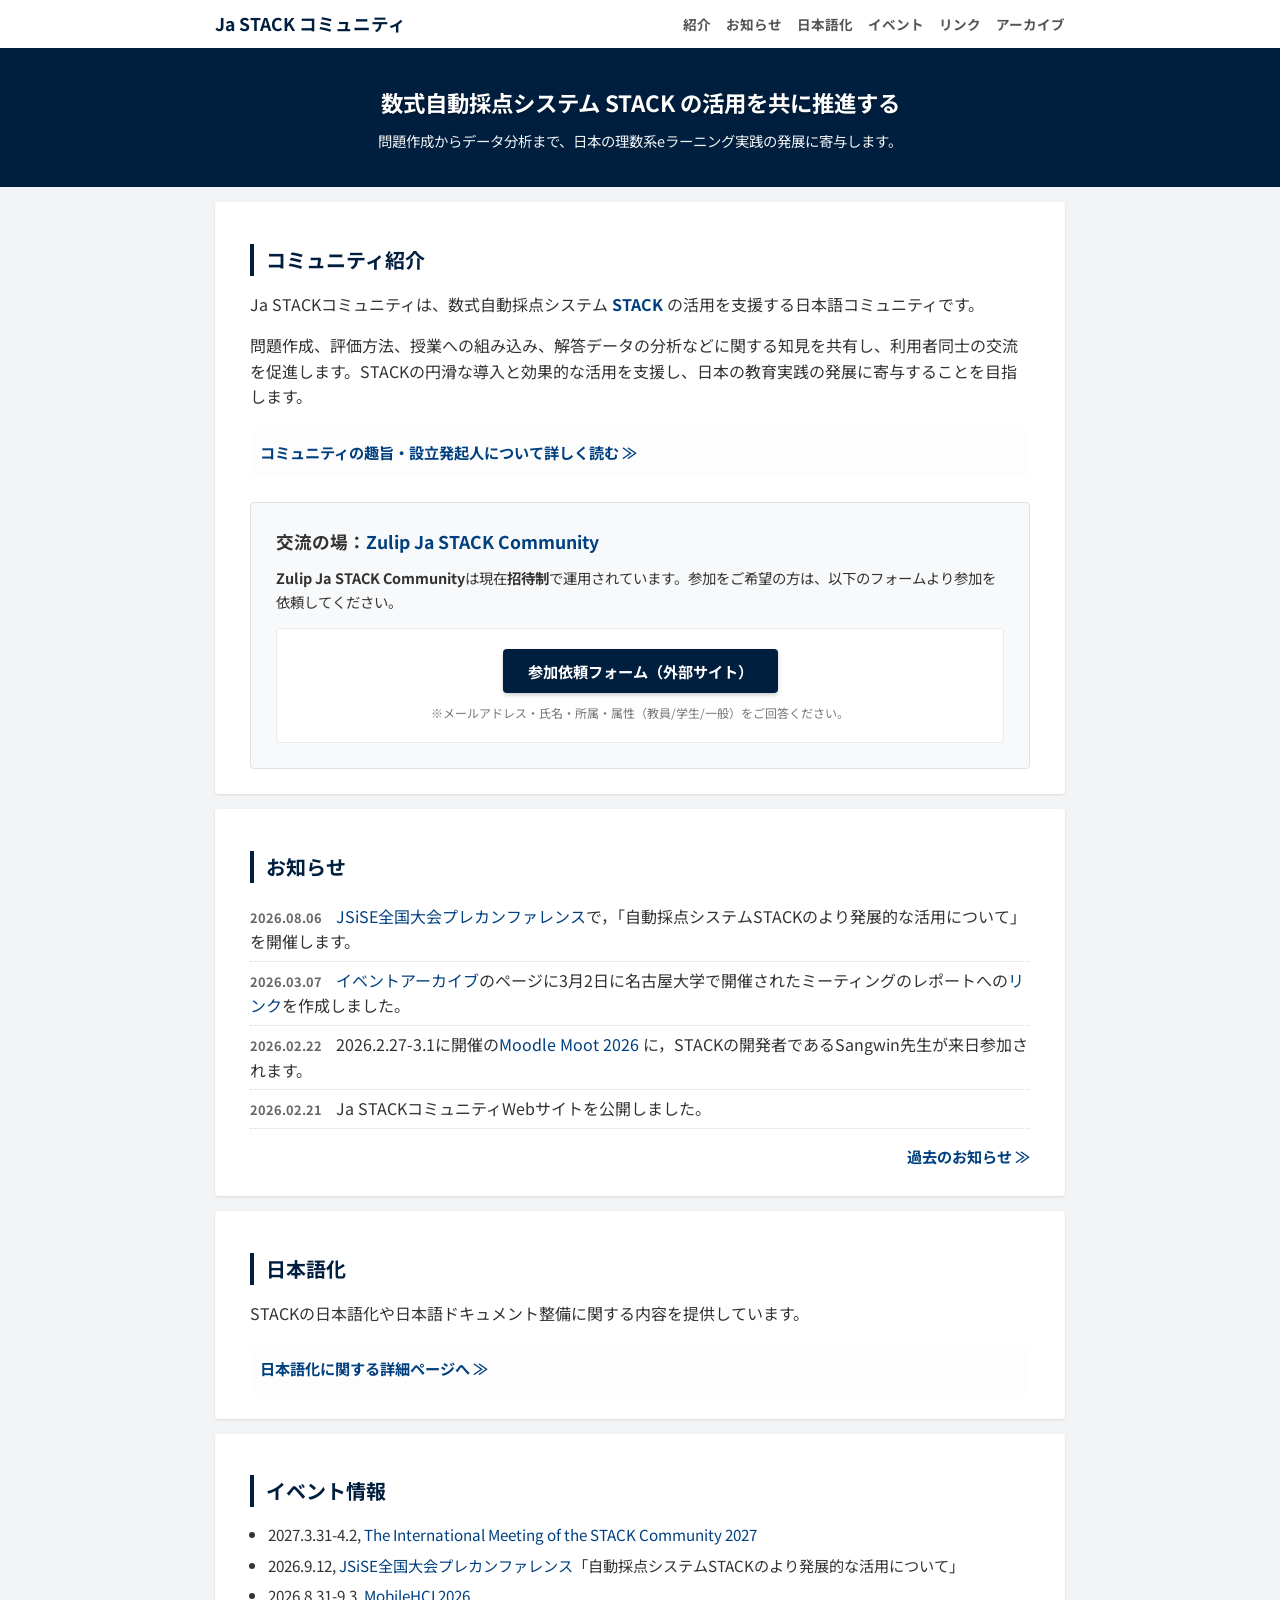
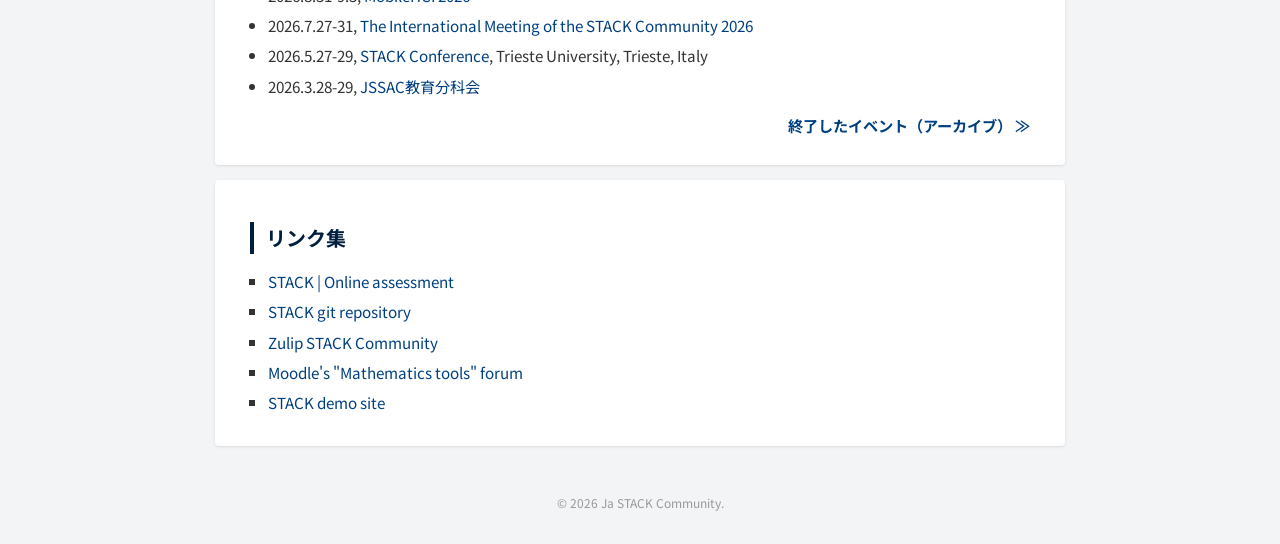
<file: index.html>
<!DOCTYPE html>
<html lang="ja">
<head>
    <meta charset="UTF-8">
    <meta name="viewport" content="width=device-width, initial-scale=1.0">
    <title>Ja STACK コミュニティ | STACK活用支援</title>
    <link rel="stylesheet" href="style.css">
    <link rel="preconnect" href="https://fonts.googleapis.com">
    <link rel="preconnect" href="https://fonts.gstatic.com" crossorigin>
    <link href="https://fonts.googleapis.com/css2?family=Noto+Sans+JP:wght@400;700&display=swap" rel="stylesheet">
</head>
<body>

    <header>
        <div class="container">
            <h1><a href="#">Ja STACK コミュニティ</a></h1>
            <nav>
                <ul>
                    <li><a href="#about">紹介</a></li>
                    <li><a href="#news">お知らせ</a></li>
                    <li><a href="#japanese">日本語化</a></li> <li><a href="#events">イベント</a></li>
                    <li><a href="#links">リンク</a></li>
                    <li><a href="events_archive.html">アーカイブ</a></li>
                </ul>
            </nav>
        </div>
    </header>

    <section class="hero">
        <div class="container">
            <h2 class="hero-title">数式自動採点システム STACK の活用を共に推進する</h2>
            <p class="hero-text">問題作成からデータ分析まで、日本の理数系eラーニング実践の発展に寄与します。</p>
        </div>
    </section>

    <main class="container">
        
        <section id="about" class="content-section">
            <h2>コミュニティ紹介</h2>
            <div class="about-summary">
                <p>Ja STACKコミュニティは、数式自動採点システム <strong><a href="https://stack-assessment.org/" target="_blank">STACK</a></strong> の活用を支援する日本語コミュニティです。</p>
                <p>問題作成、評価方法、授業への組み込み、解答データの分析などに関する知見を共有し、利用者同士の交流を促進します。STACKの円滑な導入と効果的な活用を支援し、日本の教育実践の発展に寄与することを目指します。</p>
        
                <div class="concept-link-area">
                    <a href="concept.html" class="more-link">コミュニティの趣旨・設立発起人について詳しく読む ≫</a>
                </div>
            </div>
    
            <div class="platform-box">
                <h3>交流の場：<a href="https://ja-stack-assessment.zulipchat.com/login/" target="_blank">Zulip Ja STACK Community</a></h3>
                    <div class="join-info">
                        <p><strong>Zulip Ja STACK Community</strong>は現在<strong>招待制</strong>で運用されています。参加をご希望の方は、以下のフォームより参加を依頼してください。</p>
                        <div class="form-link-area">
                            <a href="https://forms.gle/62MUxvwn8ZezqgQv7" class="form-btn" target="_blank">参加依頼フォーム（外部サイト）</a>
                            <p class="form-details">※メールアドレス・氏名・所属・属性（教員/学生/一般）をご回答ください。</p>
                        </div>
                    </div>
            </div>
        </section>

        <!--
        <section id="news" class="content-section">
            <h2>お知らせ</h2>
            <ul class="list-unstyled">
                <li><span class="date">2026.02.10</span> <strong>当サイトは現在プレオープン期間中です。正式公開をお待ちください。</strong></li>
                <li><span class="date">2026.02.10</span> <a href="#">お知らせ1</a></li>
            </ul>
        </section>
        -->
        <section id="news" class="content-section">
            <h2>お知らせ</h2>
            <ul class="list-unstyled">
                <li><span class="date">2026.08.06</span> <a href="https://taikai2026.jsise.org/programme/%E3%83%97%E3%83%AC%E3%82%AB%E3%83%B3%E3%83%95%E3%82%A1%E3%83%AC%E3%83%B3%E3%82%B9" target="_blank">JSiSE全国大会プレカンファレンス</a>で，「自動採点システムSTACKのより発展的な活用について」を開催します。</li>
                <li><span class="date">2026.03.07</span> <a href="https://ja-stack-community.github.io/events_archive.html" target="_blank">イベントアーカイブ</a>のページに3月2日に名古屋大学で開催されたミーティングのレポートへの<a href="https://stack-assessment.org/Events/2026-03-03-Nagoya/" target="_blank">リンク</a>を作成しました。</li>
                <li><span class="date">2026.02.22</span> 2026.2.27-3.1に開催の<a href="https://moodlejapan.org/course/view.php?id=117" target="_blank">Moodle Moot 2026</a>
        に，STACKの開発者であるSangwin先生が来日参加されます。</li>
                <li><span class="date">2026.02.21</span> Ja STACKコミュニティWebサイトを公開しました。</li>
            </ul>

            <div class="archive-link-area">
                <a href="old_news.html" class="more-link">過去のお知らせ ≫</a>
            </div>
        </section>

        <section id="japanese" class="content-section">
            <h2>日本語化</h2>
            <p>STACKの日本語化や日本語ドキュメント整備に関する内容を提供しています。</p>
            <div class="concept-link-area">
                <a href="japanese.html" class="more-link">日本語化に関する詳細ページへ ≫</a>
            </div>
        </section>

        <section id="events" class="content-section">
            <h2>イベント情報</h2>
            <ul class="standard-list">
                <li>2027.3.31-4.2, <a href="https://math.ethz.ch/news-and-events/events/conferences-and-workshops/2027/stack-conference.html" target="_blank">The International Meeting of the STACK Community 2027</a></li>
                <li>2026.9.12, <a href="https://taikai2026.jsise.org/programme/%E3%83%97%E3%83%AC%E3%82%AB%E3%83%B3%E3%83%95%E3%82%A1%E3%83%AC%E3%83%B3%E3%82%B9" target="_blank">JSiSE全国大会プレカンファレンス</a>「自動採点システムSTACKのより発展的な活用について」</li>
                <li>2026.8.31-9.3, <a href="https://mobilehci.acm.org/2026/" target="_blank">MobileHCI 2026</a></li>
                <li>2026.7.27-31, <a href="https://stack-assessment.org/Events/2026-07-27-Conf-2026/" target="_blank">The International Meeting of the STACK Community 2026</a></li>
                <li>2026.5.27-29, <a href="https://sites.google.com/view/stacktrieste2026/home" target="_blank">STACK Conference</a>, Trieste University, Trieste, Italy</li>
                <li>2026.3.28-29, <a href="https://www.jssac.org/Education/Conf/edu202603.html" target="_blank">JSSAC教育分科会</a></li>
            </ul>

            <div class="archive-link-area">
                <a href="events_archive.html" class="more-link">終了したイベント（アーカイブ） ≫</a>
            </div>
        </section>

        <section id="links" class="content-section">
            <h2>リンク集</h2>
            <ul class="link-list">
                <li><a href="https://stack-assessment.org/" target="_blank">STACK | Online assessment</a></li>
                <li><a href="https://github.com/maths/moodle-qtype_stack" target="_blank">STACK git repository</a></li>
                <li><a href="https://stack-assessment.zulipchat.com/" target="_blank">Zulip STACK Community</a></li>
                <li><a href="https://moodle.org/mod/forum/view.php?id=752" target="_blank">Moodle's "Mathematics tools" forum</a></li>
                <li><a href="https://stack-demo.maths.ed.ac.uk/demo/" target="_blank">STACK demo site</a></li>
            </ul>
        </section>

    </main>

    <footer>
        <p>&copy; 2026 Ja STACK Community.</p>
    </footer>

</body>
</html>
</file>
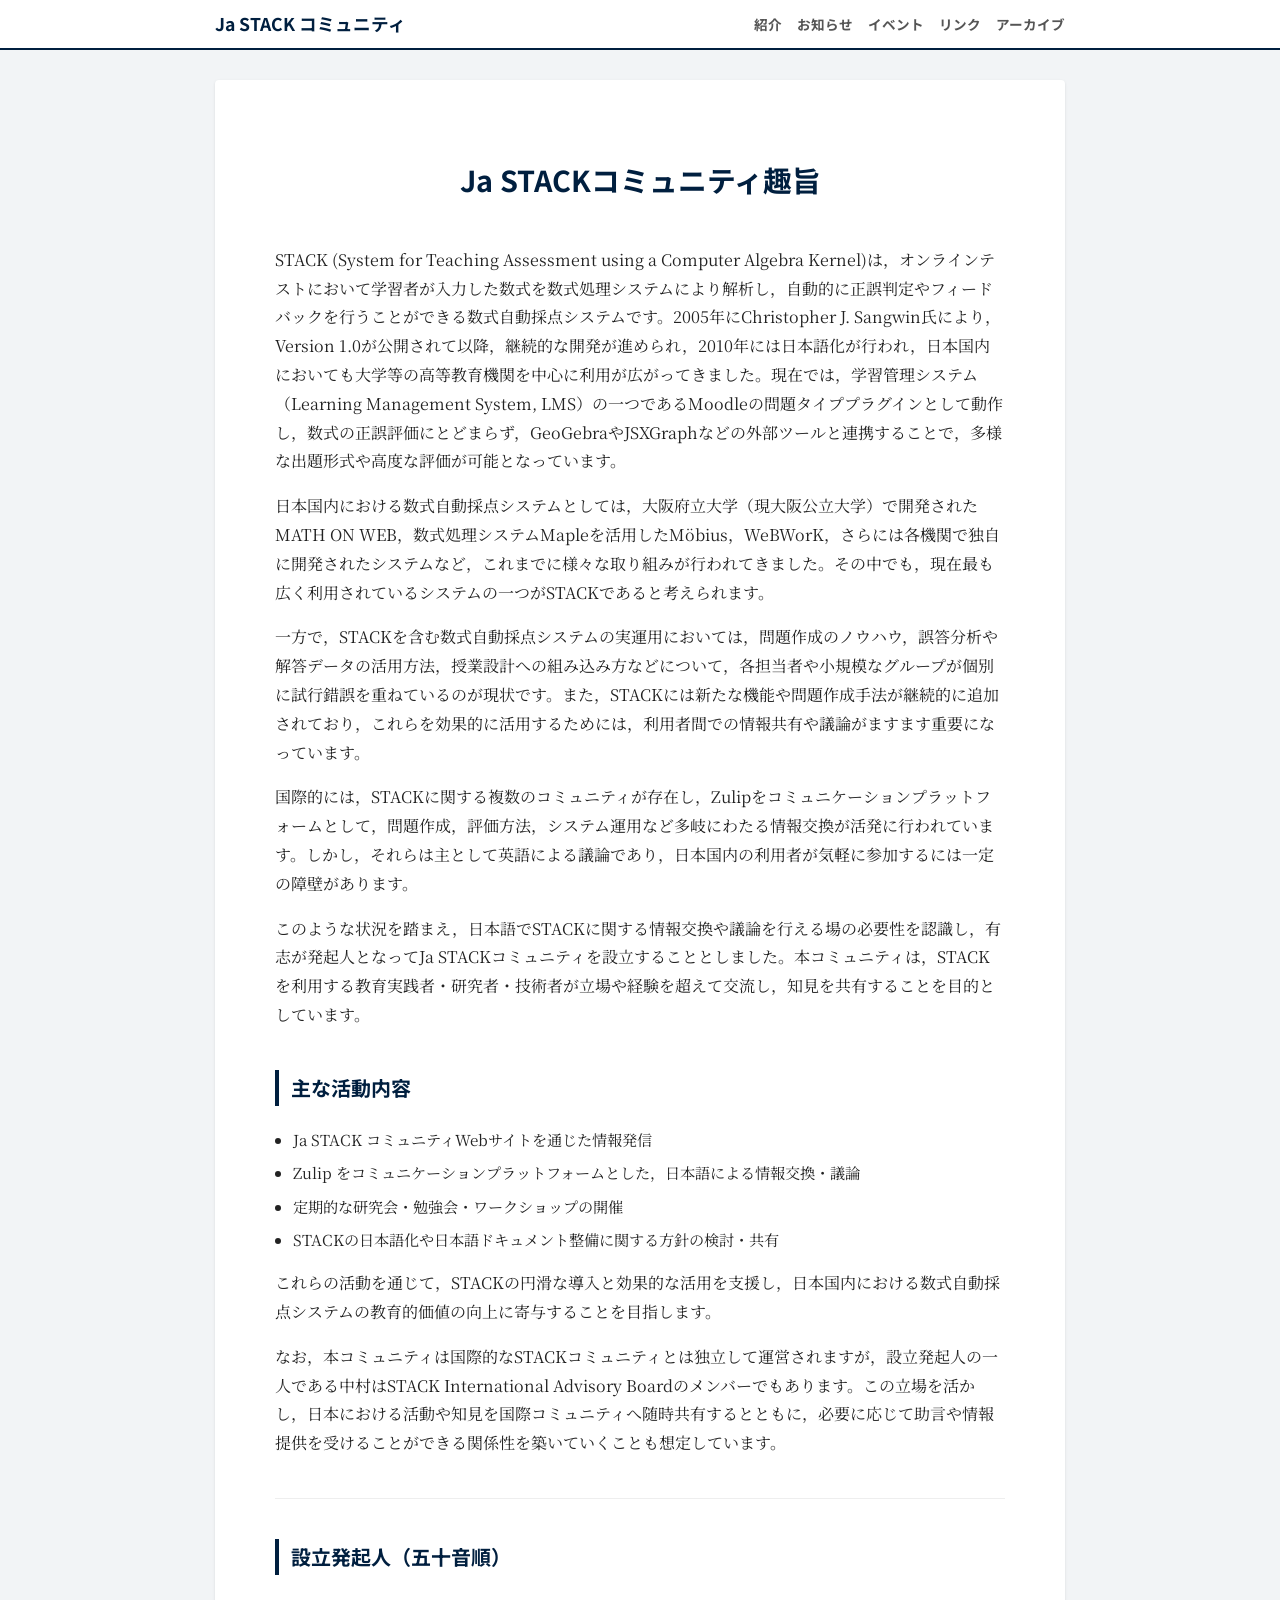
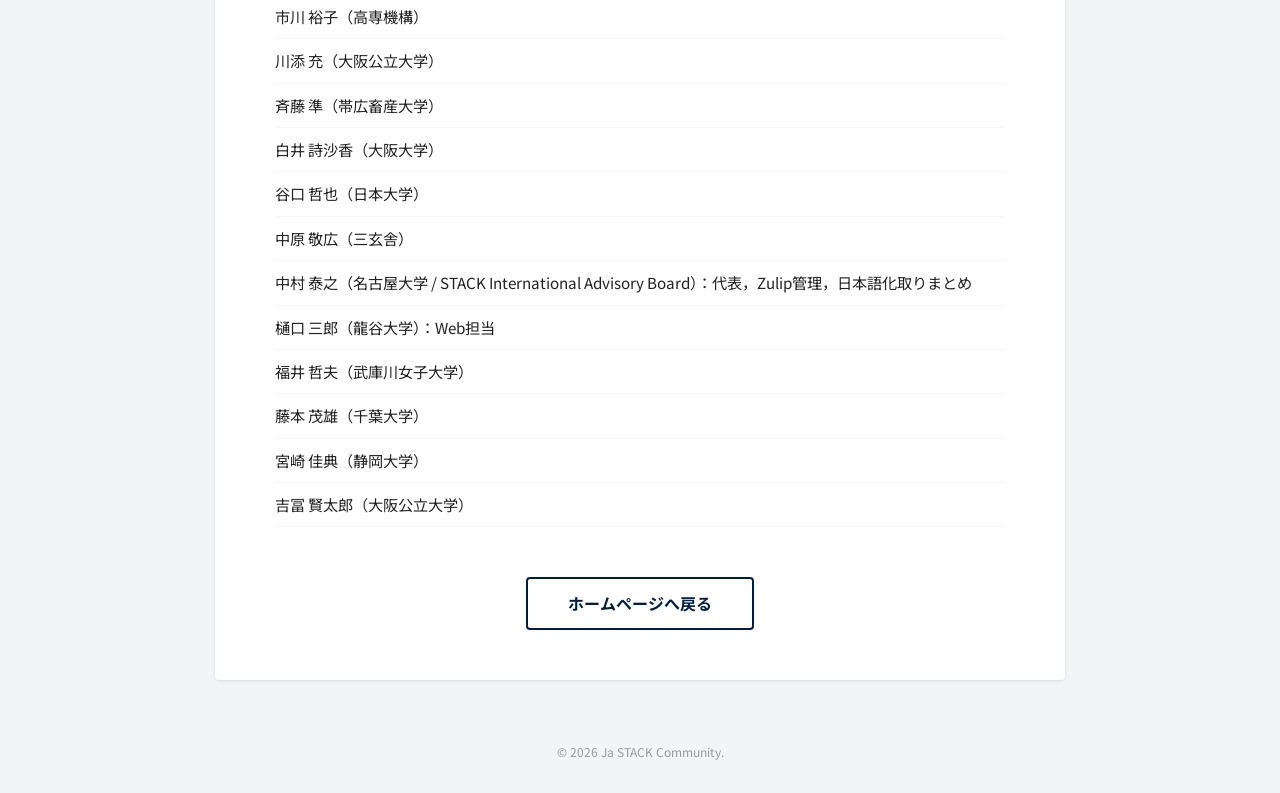
<file: concept.html>
<!DOCTYPE html>
<html lang="ja">
<head>
    <meta charset="UTF-8">
    <meta name="viewport" content="width=device-width, initial-scale=1.0">
    <title>コミュニティの趣旨 | Ja STACK コミュニティ</title>
    <link rel="stylesheet" href="style.css">
    <link rel="preconnect" href="https://fonts.googleapis.com">
    <link rel="preconnect" href="https://fonts.gstatic.com" crossorigin>
    <link href="https://fonts.googleapis.com/css2?family=Noto+Sans+JP:wght@400;700&family=Noto+Serif+JP:wght@400;700&display=swap" rel="stylesheet">
</head>
<body class="sub-page">

    <header>
        <div class="container">
            <h1><a href="index.html">Ja STACK コミュニティ</a></h1>
            <nav>
                <ul>
                    <li><a href="index.html#about">紹介</a></li>
                    <li><a href="index.html#news">お知らせ</a></li>
                    <li><a href="index.html#events">イベント</a></li>
                    <li><a href="index.html#links">リンク</a></li>
                    <li><a href="events_archive.html">アーカイブ</a></li>
                </ul>
            </nav>
        </div>
    </header>

    <main class="container">
        <article class="concept-article">
            <h2 class="concept-title">Ja STACKコミュニティ趣旨</h2>
            
            <p>STACK (System for Teaching Assessment using a Computer Algebra Kernel)は，オンラインテストにおいて学習者が入力した数式を数式処理システムにより解析し，自動的に正誤判定やフィードバックを行うことができる数式自動採点システムです。2005年にChristopher J. Sangwin氏により，Version 1.0が公開されて以降，継続的な開発が進められ，2010年には日本語化が行われ，日本国内においても大学等の高等教育機関を中心に利用が広がってきました。現在では，学習管理システム（Learning Management System, LMS）の一つであるMoodleの問題タイププラグインとして動作し，数式の正誤評価にとどまらず，GeoGebraやJSXGraphなどの外部ツールと連携することで，多様な出題形式や高度な評価が可能となっています。</p>

            <p>日本国内における数式自動採点システムとしては，大阪府立大学（現大阪公立大学）で開発されたMATH ON WEB，数式処理システムMapleを活用したMöbius，WeBWorK，さらには各機関で独自に開発されたシステムなど，これまでに様々な取り組みが行われてきました。その中でも，現在最も広く利用されているシステムの一つがSTACKであると考えられます。</p>

            <p>一方で，STACKを含む数式自動採点システムの実運用においては，問題作成のノウハウ，誤答分析や解答データの活用方法，授業設計への組み込み方などについて，各担当者や小規模なグループが個別に試行錯誤を重ねているのが現状です。また，STACKには新たな機能や問題作成手法が継続的に追加されており，これらを効果的に活用するためには，利用者間での情報共有や議論がますます重要になっています。</p>

            <p>国際的には，STACKに関する複数のコミュニティが存在し，Zulipをコミュニケーションプラットフォームとして，問題作成，評価方法，システム運用など多岐にわたる情報交換が活発に行われています。しかし，それらは主として英語による議論であり，日本国内の利用者が気軽に参加するには一定の障壁があります。</p>

            <p>このような状況を踏まえ，日本語でSTACKに関する情報交換や議論を行える場の必要性を認識し，有志が発起人となってJa STACKコミュニティを設立することとしました。本コミュニティは，STACKを利用する教育実践者・研究者・技術者が立場や経験を超えて交流し，知見を共有することを目的としています。</p>

            <h3>主な活動内容</h3>
            <ul class="standard-list">
                <li>Ja STACK コミュニティWebサイトを通じた情報発信</li>
                <li>Zulip をコミュニケーションプラットフォームとした，日本語による情報交換・議論</li>
                <li>定期的な研究会・勉強会・ワークショップの開催</li>
                <li>STACKの日本語化や日本語ドキュメント整備に関する方針の検討・共有</li>
            </ul>

            <p>これらの活動を通じて，STACKの円滑な導入と効果的な活用を支援し，日本国内における数式自動採点システムの教育的価値の向上に寄与することを目指します。</p>

            <p>なお，本コミュニティは国際的なSTACKコミュニティとは独立して運営されますが，設立発起人の一人である中村はSTACK International Advisory Boardのメンバーでもあります。この立場を活かし，日本における活動や知見を国際コミュニティへ随時共有するとともに，必要に応じて助言や情報提供を受けることができる関係性を築いていくことも想定しています。</p>

            <hr class="concept-hr">

            <h3>設立発起人（五十音順）</h3>
            <ul class="founder-list">
                <li>市川 裕子（高専機構）</li>
                <li>川添 充（大阪公立大学）</li>
                <li>斉藤 準（帯広畜産大学）</li>
                <li>白井 詩沙香（大阪大学）</li>
                <li>谷口 哲也（日本大学）</li>
                <li>中原 敬広（三玄舎）</li>
                <li>中村 泰之（名古屋大学 / STACK International Advisory Board）：代表，Zulip管理，日本語化取りまとめ</li>
                <li>樋口 三郎（龍谷大学）：Web担当</li>
                <li>福井 哲夫（武庫川女子大学）</li>
                <li>藤本 茂雄（千葉大学）</li>
                <li>宮崎 佳典（静岡大学）</li>
                <li>吉冨 賢太郎（大阪公立大学）</li>
            </ul>

            <div class="back-home">
                <a href="index.html" class="btn-outline">ホームページへ戻る</a>
            </div>
        </article>
    </main>

    <footer>
        <p>&copy; 2026 Ja STACK Community.</p>
    </footer>

</body>
</html>
</file>
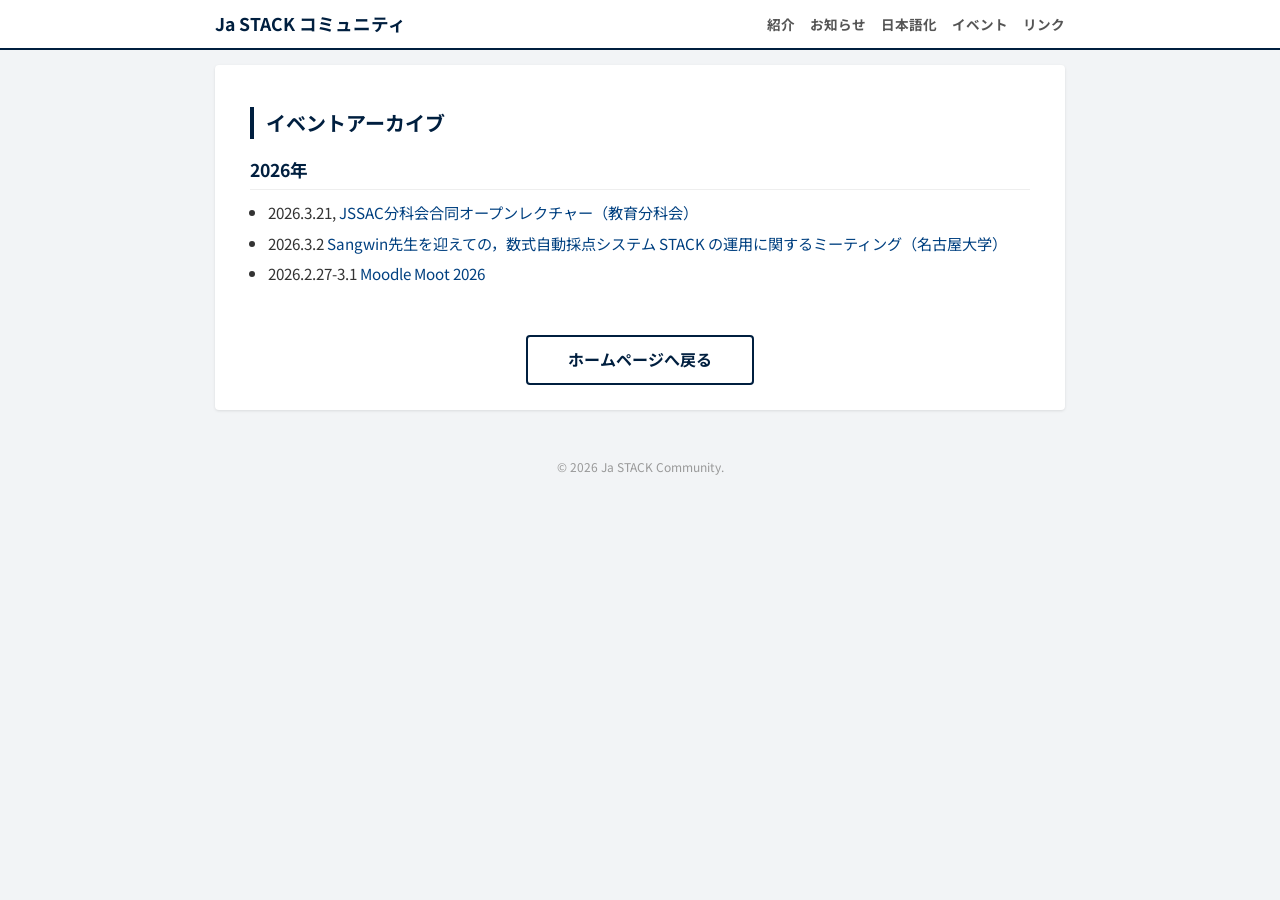
<file: events_archive.html>
<!DOCTYPE html>
<html lang="ja">
<head>
    <meta charset="UTF-8">
    <meta name="viewport" content="width=device-width, initial-scale=1.0">
    <title>イベントアーカイブ | Ja STACK コミュニティ</title>
    <link rel="stylesheet" href="style.css">
    <link rel="preconnect" href="https://fonts.googleapis.com">
    <link rel="preconnect" href="https://fonts.gstatic.com" crossorigin>
    <link href="https://fonts.googleapis.com/css2?family=Noto+Sans+JP:wght@400;700&display=swap" rel="stylesheet">
</head>
<body class="sub-page">

    <header>
        <div class="container">
            <h1><a href="index.html">Ja STACK コミュニティ</a></h1>
            <nav>
                <ul>
                    <li><a href="index.html#about">紹介</a></li>
                    <li><a href="index.html#news">お知らせ</a></li>
                    <li><a href="index.html#japanese">日本語化</a></li>
                    <li><a href="index.html#events">イベント</a></li>
                    <li><a href="index.html#links">リンク</a></li>
                </ul>
            </nav>
        </div>
    </header>

    <main class="container">
        <article class="content-section">
            <h2>イベントアーカイブ</h2>
            
            <section class="archive-year">
                <h3>2026年</h3>
                <ul class="standard-list">
                    <li>2026.3.21, <a href="https://www.jssac.org/Joint/Conf/open_lecture_2025_6.html" target="_blank">JSSAC分科会合同オープンレクチャー（教育分科会）</a></li>
                    <li>2026.3.2 <a href="https://stack-assessment.org/Events/2026-03-03-Nagoya/" target=_blank">Sangwin先生を迎えての，数式⾃動採点システム STACK の運⽤に関するミーティング（名古屋大学）</a></li>
                    <li>2026.2.27-3.1 <a href="https://moodlejapan.org/course/view.php?id=117" target="_blank">Moodle Moot 2026</a></li>
                </ul>
            </section>

            <div class="back-home">
                <a href="index.html" class="btn-outline">ホームページへ戻る</a>
            </div>
        </article>
    </main>

    <footer>
        <p>&copy; 2026 Ja STACK Community.</p>
    </footer>

</body>
</html>
</file>
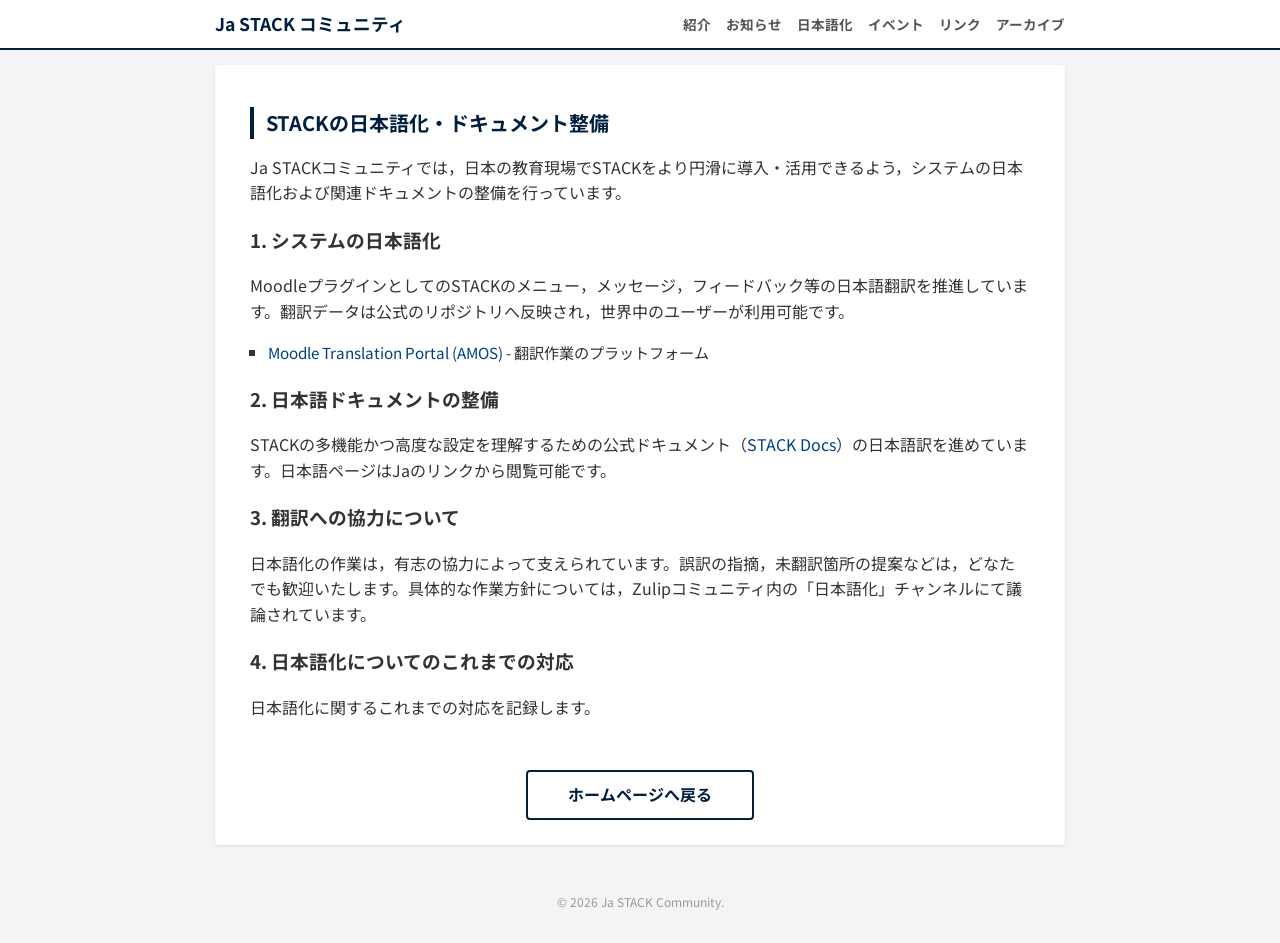
<file: japanese.html>
<!DOCTYPE html>
<html lang="ja">
<head>
    <meta charset="UTF-8">
    <meta name="viewport" content="width=device-width, initial-scale=1.0">
    <title>日本語化・ドキュメント | Ja STACK コミュニティ</title>
    <link rel="stylesheet" href="style.css">
    <link rel="preconnect" href="https://fonts.googleapis.com">
    <link rel="preconnect" href="https://fonts.gstatic.com" crossorigin>
    <link href="https://fonts.googleapis.com/css2?family=Noto+Sans+JP:wght@400;700&display=swap" rel="stylesheet">
</head>
<body class="sub-page">

    <header>
        <div class="container">
            <h1><a href="index.html">Ja STACK コミュニティ</a></h1>
            <nav>
                <ul>
                    <li><a href="index.html#about">紹介</a></li>
                    <li><a href="index.html#news">お知らせ</a></li>
                    <li><a href="index.html#japanese">日本語化</a></li>
                    <li><a href="index.html#events">イベント</a></li>
                    <li><a href="index.html#links">リンク</a></li>
                    <li><a href="events_archive.html">アーカイブ</a></li>
                </ul>
            </nav>
        </div>
    </header>

    <main class="container">
        <article class="content-section">
            <h2>STACKの日本語化・ドキュメント整備</h2>
            <p>Ja STACKコミュニティでは，日本の教育現場でSTACKをより円滑に導入・活用できるよう，システムの日本語化および関連ドキュメントの整備を行っています。</p>

            <h3>1. システムの日本語化</h3>
            <p>MoodleプラグインとしてのSTACKのメニュー，メッセージ，フィードバック等の日本語翻訳を推進しています。翻訳データは公式のリポジトリへ反映され，世界中のユーザーが利用可能です。</p>
            <ul class="link-list">
                <li><a href="https://lang.moodle.org/" target="_blank">Moodle Translation Portal (AMOS)</a> - 翻訳作業のプラットフォーム</li>
            </ul>

            <h3>2. 日本語ドキュメントの整備</h3>

            <p>STACKの多機能かつ高度な設定を理解するための公式ドキュメント（<a href="https://docs.stack-assessment.org/en/" target="_blank">STACK Docs</a>）の日本語訳を進めています。日本語ページはJaのリンクから閲覧可能です。</p>
            <!--
            <div class="status-box">
                <p><strong>現在の状況：</strong> 基本的な問題作成ガイドおよび，主要な評価関数の日本語訳を検討・作業中です。最新の進捗はZulip内でも共有されています。</p>
            </div>
            -->

            <h3>3. 翻訳への協力について</h3>
            <p>日本語化の作業は，有志の協力によって支えられています。誤訳の指摘，未翻訳箇所の提案などは，どなたでも歓迎いたします。具体的な作業方針については，Zulipコミュニティ内の「日本語化」チャンネルにて議論されています。</p>

            <h3>4. 日本語化についてのこれまでの対応</h3>
            <p>日本語化に関するこれまでの対応を記録します。</p>
            <!--
            <ul class="standard-list">
                <li><span class="date">YYYY.MM.DD</span> 対応内容</li>
            </ul>
            -->

            <div class="back-home">
                <a href="index.html" class="btn-outline">ホームページへ戻る</a>
            </div>
        </article>
    </main>

    <footer>
        <p>&copy; 2026 Ja STACK Community.</p>
    </footer>

</body>
</html>
</file>
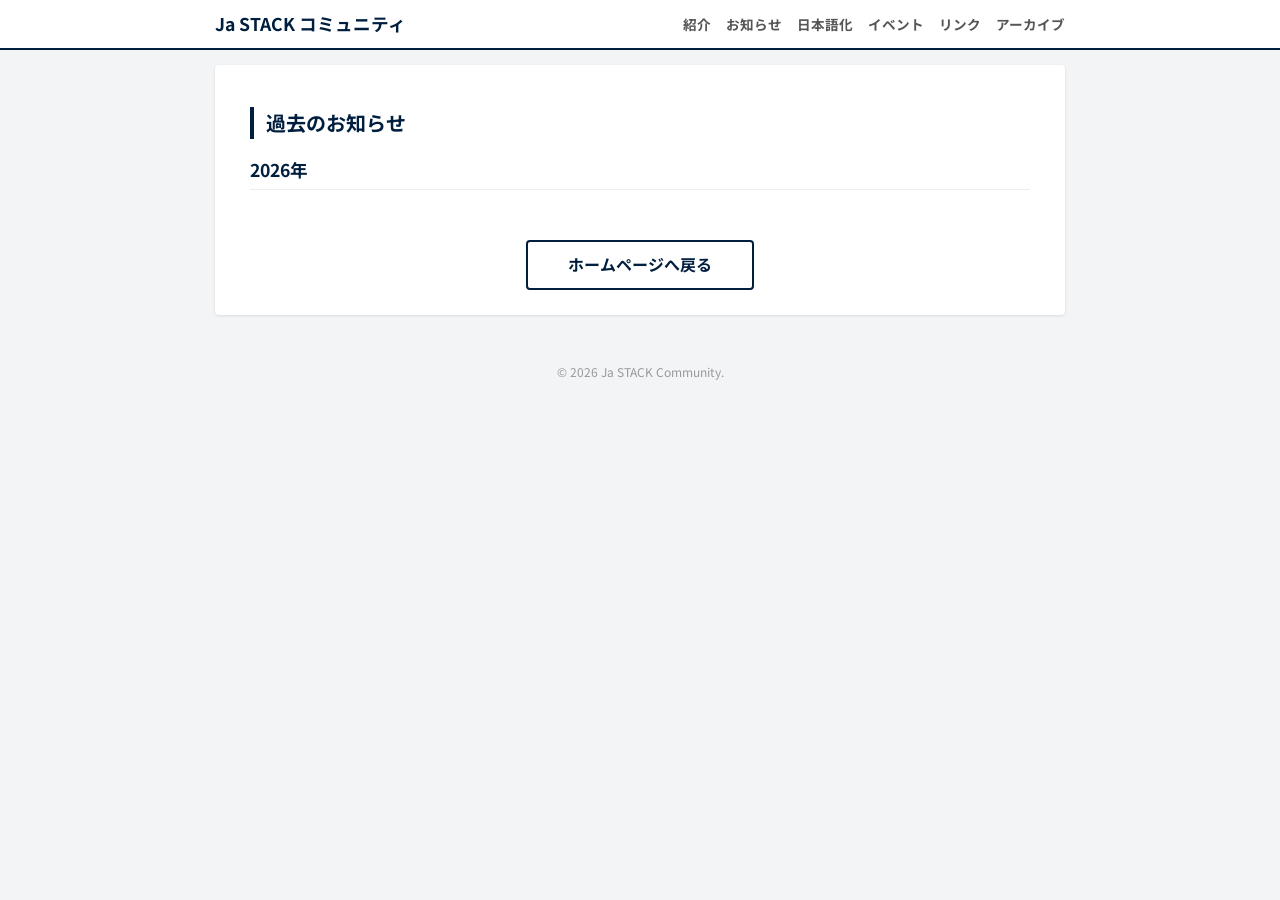
<file: news_archive.html>
<!DOCTYPE html>
<html lang="ja">
<head>
    <meta charset="UTF-8">
    <meta name="viewport" content="width=device-width, initial-scale=1.0">
    <meta http-equiv="refresh" content="0; url=old_news.html">
    <link rel="canonical" href="https://ja-stack-community.github.io/old_news.html">
    <meta name="robots" content="noindex">
    <title>移動しました | Ja STACK コミュニティ</title>
</head>
<body>
    <p><a href="old_news.html">old_news.html</a> に移動しました。自動的に転送されない場合はリンクをクリックしてください。</p>
</body>
</html>
</file>
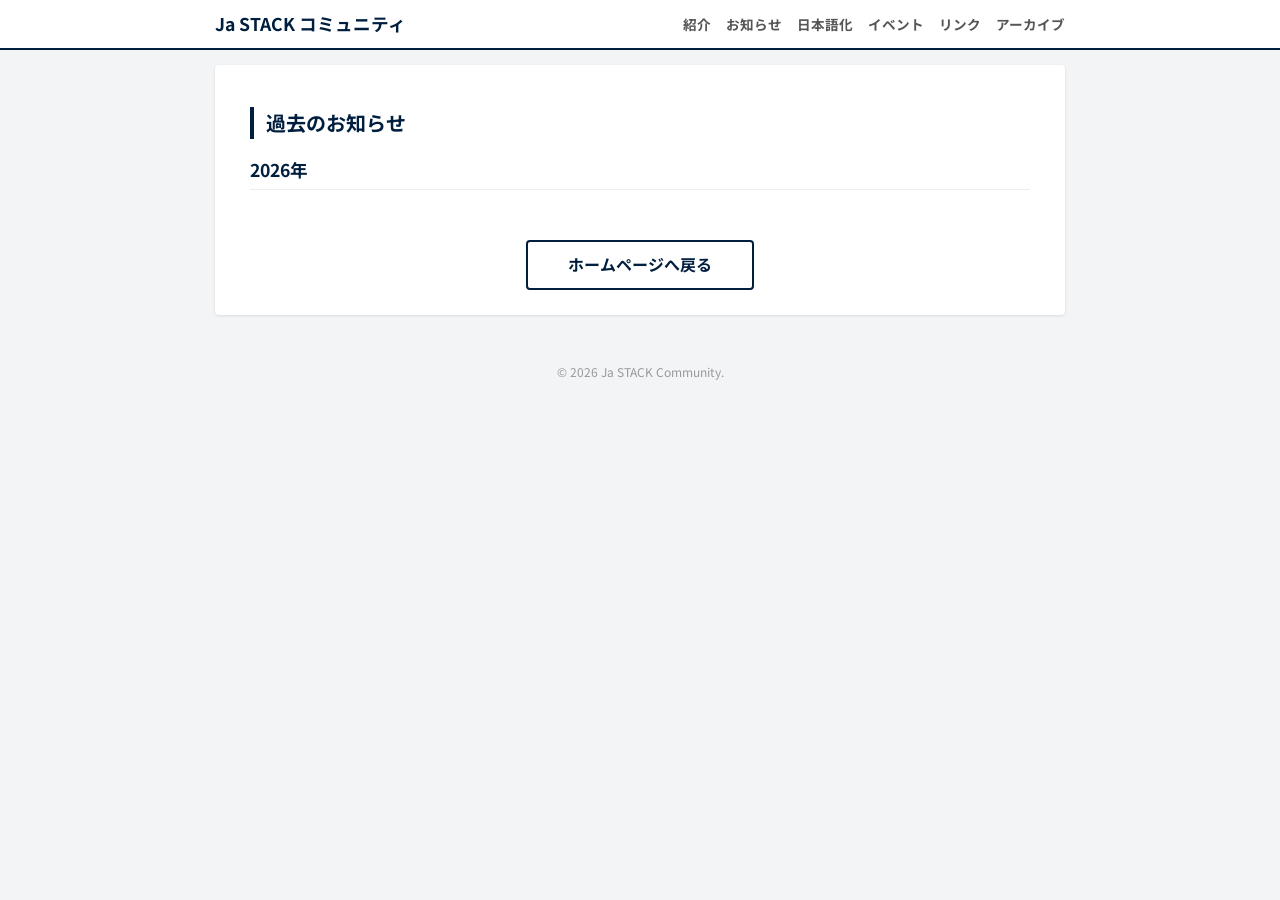
<file: old_news.html>
<!DOCTYPE html>
<html lang="ja">
<head>
    <meta charset="UTF-8">
    <meta name="viewport" content="width=device-width, initial-scale=1.0">
    <title>過去のお知らせ | Ja STACK コミュニティ</title>
    <link rel="stylesheet" href="style.css">
    <link rel="preconnect" href="https://fonts.googleapis.com">
    <link rel="preconnect" href="https://fonts.gstatic.com" crossorigin>
    <link href="https://fonts.googleapis.com/css2?family=Noto+Sans+JP:wght@400;700&display=swap" rel="stylesheet">
</head>
<body class="sub-page">

    <header>
        <div class="container">
            <h1><a href="index.html">Ja STACK コミュニティ</a></h1>
            <nav>
                <ul>
                    <li><a href="index.html#about">紹介</a></li>
                    <li><a href="index.html#news">お知らせ</a></li>
                    <li><a href="index.html#japanese">日本語化</a></li>
                    <li><a href="index.html#events">イベント</a></li>
                    <li><a href="index.html#links">リンク</a></li>
                    <li><a href="events_archive.html">アーカイブ</a></li>
                </ul>
            </nav>
        </div>
    </header>

    <main class="container">
        <article class="content-section">
            <h2>過去のお知らせ</h2>
            
            <section class="archive-year">
                <h3>2026年</h3>
                <!--
                <ul class="list-unstyled">
                    <li><span class="date">2025.12.20</span> <a href="#">2025年の重要なお知らせ</a></li>
                    <li><span class="date">2025.11.15</span> <a href="#">ワークショップ開催報告</a></li>
                </ul>
                -->
            </section>

            <div class="back-home">
                <a href="index.html" class="btn-outline">ホームページへ戻る</a>
            </div>
        </article>
    </main>

    <footer>
        <p>&copy; 2026 Ja STACK Community.</p>
    </footer>

</body>
</html>
</file>
<file: style.css>
/* 基本設定 */
body {
    font-family: 'Noto Sans JP', sans-serif;
    line-height: 1.6;
    color: #333;
    margin: 0;
    background-color: #f2f4f6;
}

.container {
    max-width: 850px;
    margin: 0 auto;
    padding: 0 20px;
}

a {
    color: #004080;
    text-decoration: none;
    transition: 0.2s;
}

a:hover {
    text-decoration: underline;
}

/* ヘッダー */
header {
    background-color: #fff;
    border-bottom: 2px solid #001f3f;
    padding: 10px 0;
    position: sticky;
    top: 0;
    z-index: 100;
}

header .container {
    display: flex;
    justify-content: space-between;
    align-items: center;
}

header h1 {
    margin: 0;
    font-size: 1.1rem;
}

header h1 a {
    color: #001f3f;
}

nav ul {
    list-style: none;
    display: flex;
    margin: 0;
    padding: 0;
}

nav ul li {
    margin-left: 15px;
}

nav ul li a {
    font-size: 0.85rem;
    font-weight: bold;
    color: #555;
}

/* ヒーローセクション */
.hero {
    background-color: #001f3f; 
    color: #ffffff;
    padding: 35px 0;
    text-align: center;
}

.hero-title {
    color: #ffffff !important;
    font-size: 1.4rem;
    margin: 0 0 8px 0;
    padding: 0;
    border: none;
    text-shadow: 0 1px 4px rgba(0,0,0,0.3);
}

.hero-text {
    color: #ffffff !important;
    margin: 0;
    font-size: 0.9rem;
    opacity: 0.95;
}

/* コンテンツ */
.content-section {
    background: #fff;
    padding: 25px 35px;
    margin: 15px 0;
    border-radius: 4px;
    box-shadow: 0 1px 3px rgba(0,0,0,0.1);
}

h2 {
    border-left: 4px solid #001f3f;
    padding-left: 12px;
    margin-bottom: 15px;
    font-size: 1.25rem;
    color: #001f3f;
}

/* 交流の場セクション（フォームリンク版） */
.platform-box {
    background: #f8f9fa;
    padding: 25px;
    border: 1px solid #dee2e6;
    border-radius: 4px;
    margin-top: 25px;
}

.platform-box h3 {
    margin: 0 0 10px 0;
    font-size: 1.1rem;
}

.join-info p {
    margin: 0 0 15px 0;
    font-size: 0.9rem;
}

.form-link-area {
    background: #fff;
    border: 1px solid #e9ecef;
    padding: 20px;
    text-align: center;
    border-radius: 4px;
}

.form-btn {
    display: inline-block;
    background: #001f3f;
    color: #fff !important;
    padding: 10px 25px;
    border-radius: 4px;
    font-weight: bold;
    font-size: 0.95rem;
    margin-bottom: 10px;
    text-decoration: none !important;
    box-shadow: 0 2px 4px rgba(0,0,0,0.2);
}

.form-btn:hover {
    background: #004080;
    transform: translateY(-1px);
    box-shadow: 0 4px 8px rgba(0,0,0,0.2);
}

.form-details {
    display: block;
    font-size: 0.75rem !important;
    color: #777;
    margin: 0 !important;
}

/* リストスタイル */
.list-unstyled {
    list-style: none;
    padding: 0;
    margin: 0;
}

.list-unstyled li {
    padding: 6px 0;
    border-bottom: 1px dotted #ddd;
}

.date {
    font-size: 0.8rem;
    margin-right: 10px;
    color: #666;
    font-weight: bold;
}

.standard-list, .link-list {
    padding-left: 18px;
    margin: 0;
}

.standard-list li, .link-list li {
    margin-bottom: 6px;
    font-size: 0.95rem;
}

.link-list {
    list-style-type: square;
}

/* フッター */
footer {
    text-align: center;
    padding: 20px 0;
    color: #999;
    font-size: 0.75rem;
}

/* レスポンシブ */
@media (max-width: 600px) {
    header .container {
        flex-direction: column;
    }
    nav ul {
        margin-top: 10px;
    }
    .hero-title {
        font-size: 1.2rem;
    }
    .content-section {
        padding: 20px;
    }
}
/* --- 趣旨説明ページ用追加デザイン --- */

/* 趣旨説明の記事エリア */
.concept-article {
    background: #fff;
    padding: 50px 60px;
    margin: 30px 0;
    line-height: 1.8;
    border-radius: 4px;
    box-shadow: 0 1px 3px rgba(0,0,0,0.1);
    font-family: 'Noto Serif JP', serif;
    color: #222;
}

.concept-title {
    text-align: center;
    border: none;
    padding: 0;
    font-size: 1.8rem;
    margin-bottom: 40px;
    color: #001f3f;
    font-family: 'Noto Sans JP', sans-serif;
}

.concept-article h3 {
    font-family: 'Noto Sans JP', sans-serif;
    border-left: 4px solid #001f3f;
    padding-left: 12px;
    margin-top: 40px;
    font-size: 1.25rem;
    color: #001f3f;
}

.concept-hr {
    border: 0;
    border-top: 1px solid #eee;
    margin: 40px 0;
}

/* 発起人リスト：1カラムに変更 */
.founder-list {
    list-style: none;
    padding: 0;
    margin: 20px 0;
}

.founder-list li {
    font-size: 0.95rem;
    padding: 8px 0;
    border-bottom: 1px solid #f5f5f5;
    font-family: 'Noto Sans JP', sans-serif; /* 氏名はゴシック系で見やすく */
}

/* リンクのデザイン */
.concept-link-area {
    margin-top: 15px;
}

.more-link {
    font-weight: bold;
    color: #004080;
    font-size: 0.95rem;
    border-bottom: 1px solid #004080;
    padding-bottom: 2px;
}

.more-link:hover {
    color: #d9534f;
    border-bottom-color: #d9534f;
    text-decoration: none;
}

.back-home {
    margin-top: 50px;
    text-align: center;
}

.btn-outline {
    display: inline-block;
    border: 2px solid #001f3f;
    color: #001f3f;
    padding: 10px 30px;
    border-radius: 4px;
    font-weight: bold;
    font-family: 'Noto Sans JP', sans-serif;
}

.btn-outline:hover {
    background: #001f3f;
    color: #fff;
    text-decoration: none;
}

/* レスポンシブ調整 */
@media (max-width: 600px) {
    .concept-article {
        padding: 30px 20px;
    }
    .founder-list {
        grid-template-columns: 1fr;
    }
}

/* トップページのリンクエリア */
.concept-link-area {
    margin-top: 20px;
    padding: 10px;
    background: #fdfdfd;
    border-radius: 4px;
}

.more-link {
    display: inline-block;
    font-weight: bold;
    color: #004080;
    font-size: 0.95rem;
    transition: 0.3s;
    border-bottom: 1px solid transparent;
}

.more-link:hover {
    color: #d9534f;
    border-bottom: 1px solid #d9534f;
    text-decoration: none;
}

.back-home {
    margin-top: 50px;
    text-align: center;
}

.btn-outline {
    display: inline-block;
    border: 2px solid #001f3f;
    color: #001f3f;
    padding: 10px 40px;
    border-radius: 4px;
    font-weight: bold;
    font-family: 'Noto Sans JP', sans-serif;
    transition: 0.3s;
}

.btn-outline:hover {
    background: #001f3f;
    color: #fff;
    text-decoration: none;
}

@media (max-width: 600px) {
    .concept-article {
        padding: 30px 20px;
    }
}
/* 準備中リボンのスタイル（修正版） */
/*
body::before {
    content: "PRE-OPEN / 準備中";
    position: fixed;
    top: 25px;
    right: -70px;
    transform: rotate(45deg);
    width: 350px;
    background-color: rgba(217, 83, 79, 0.95);
    color: white;
    text-align: center;
    line-height: 45px;
    font-size: 1rem;
    font-weight: bold;
    z-index: 1000;
    box-shadow: 0 2px 8px rgba(0,0,0,0.3);
    pointer-events: none;
    padding-left: 20px;
}
*/
/* アーカイブページ用のスタイル */
.archive-year {
    margin-bottom: 30px;
}

.archive-year h3 {
    font-size: 1.1rem;
    color: #001f3f;
    border-bottom: 1px solid #eee;
    padding-bottom: 5px;
    margin-bottom: 10px;
}

.archive-link-area {
    margin-top: 15px;
    text-align: right; /* 右寄せにすることで「次へ」のニュアンスを出す */
}
</file>
